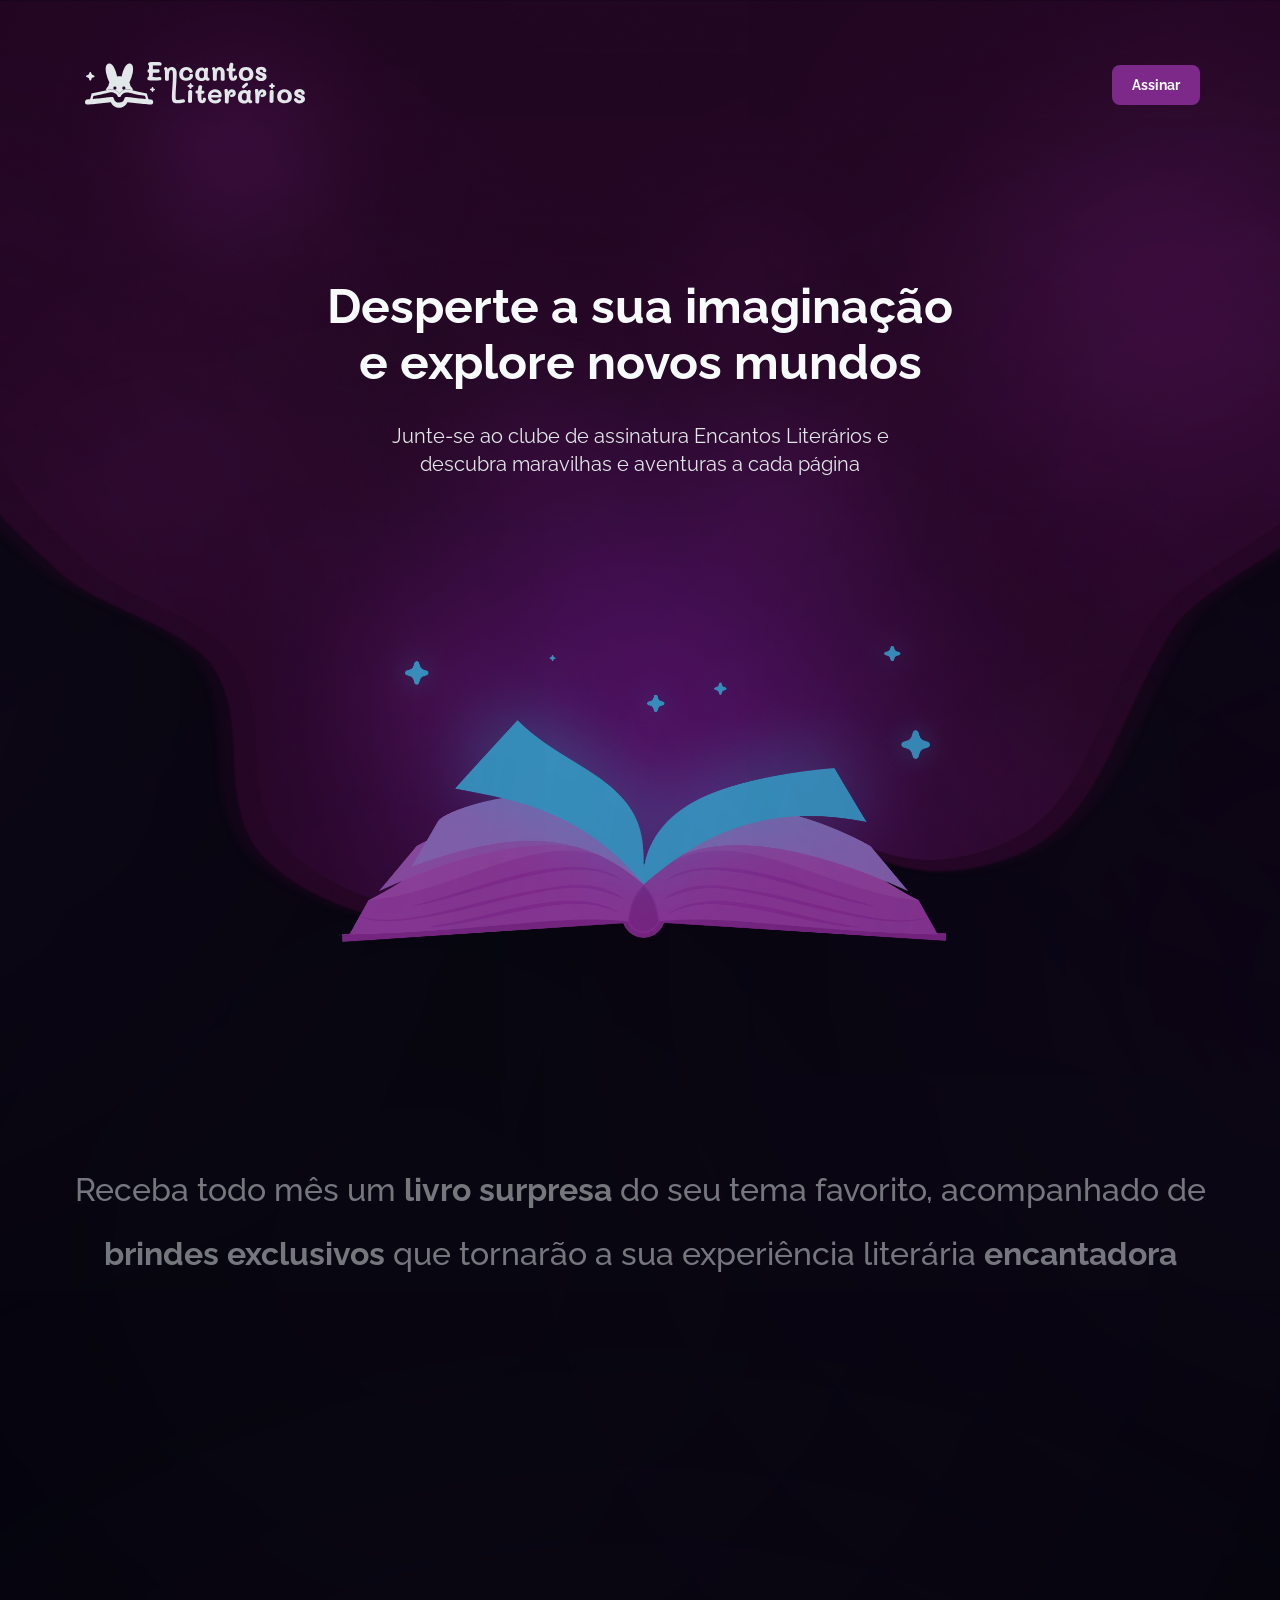
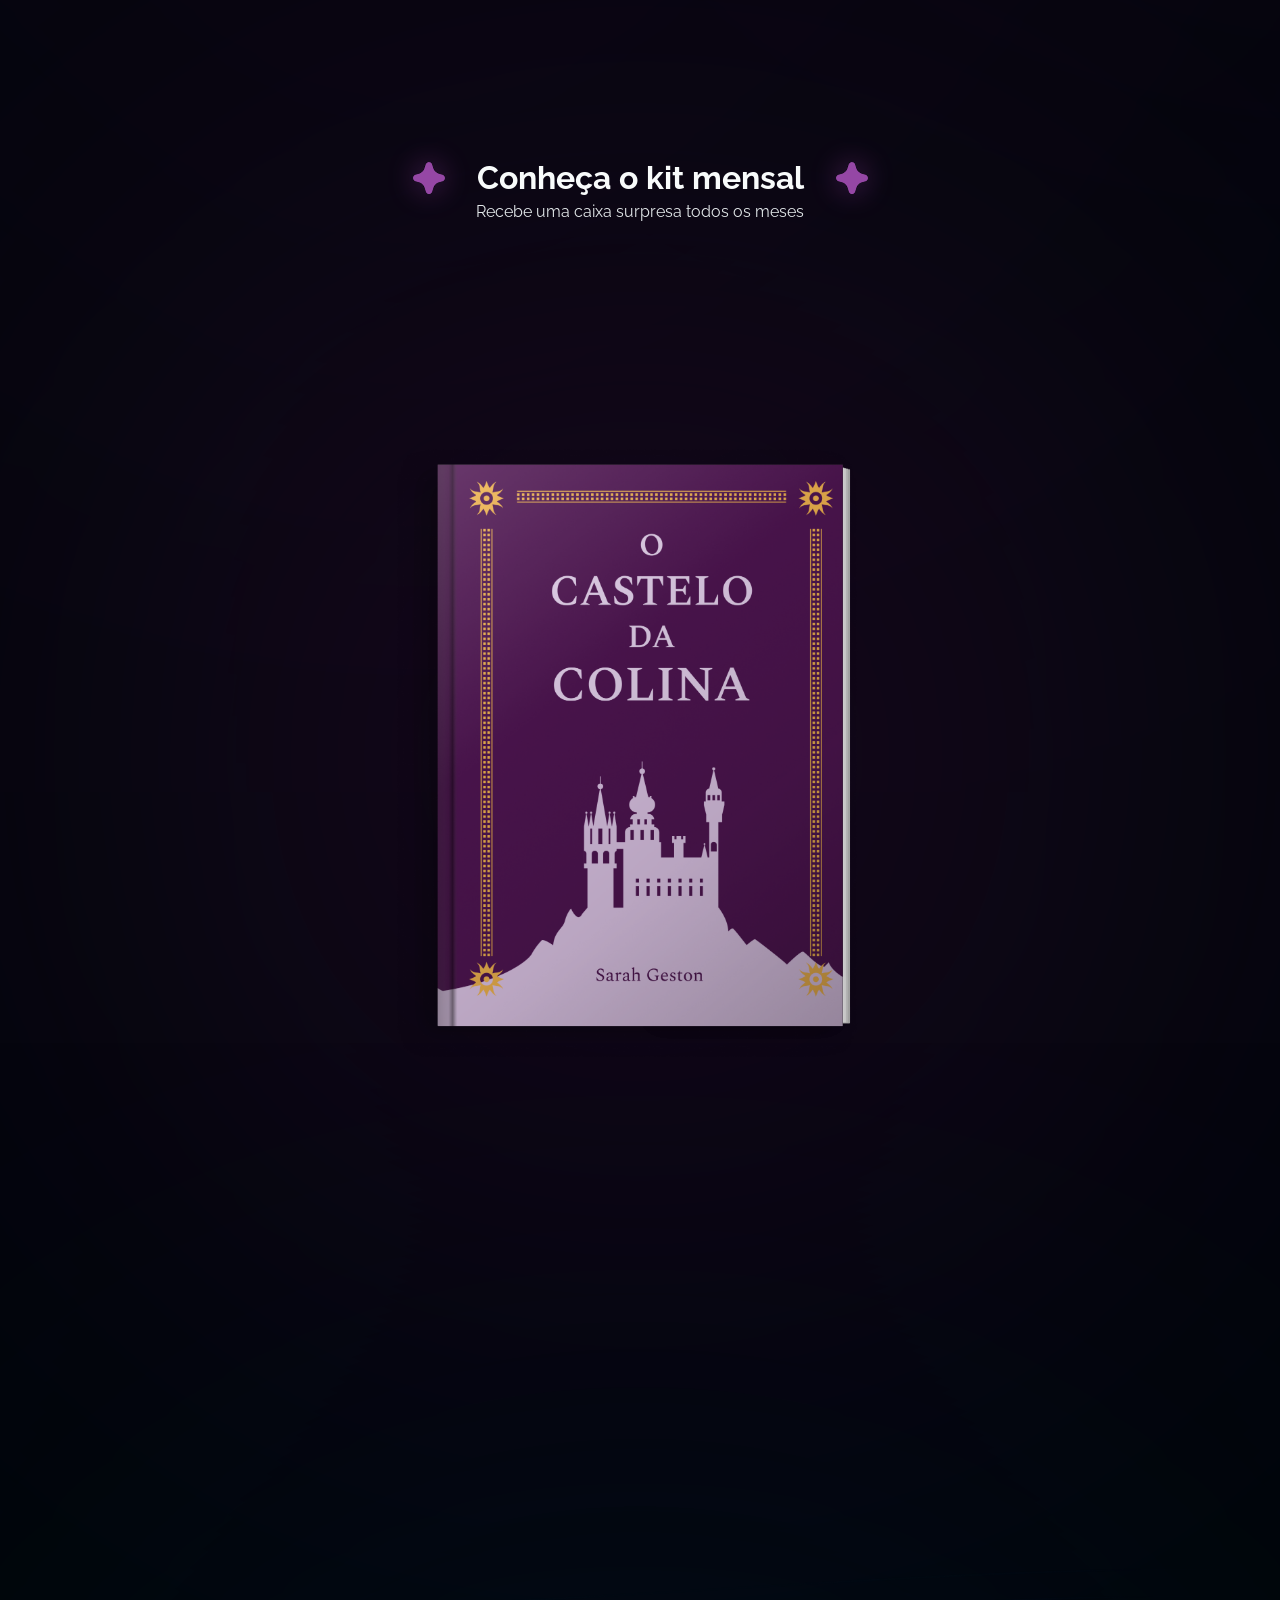
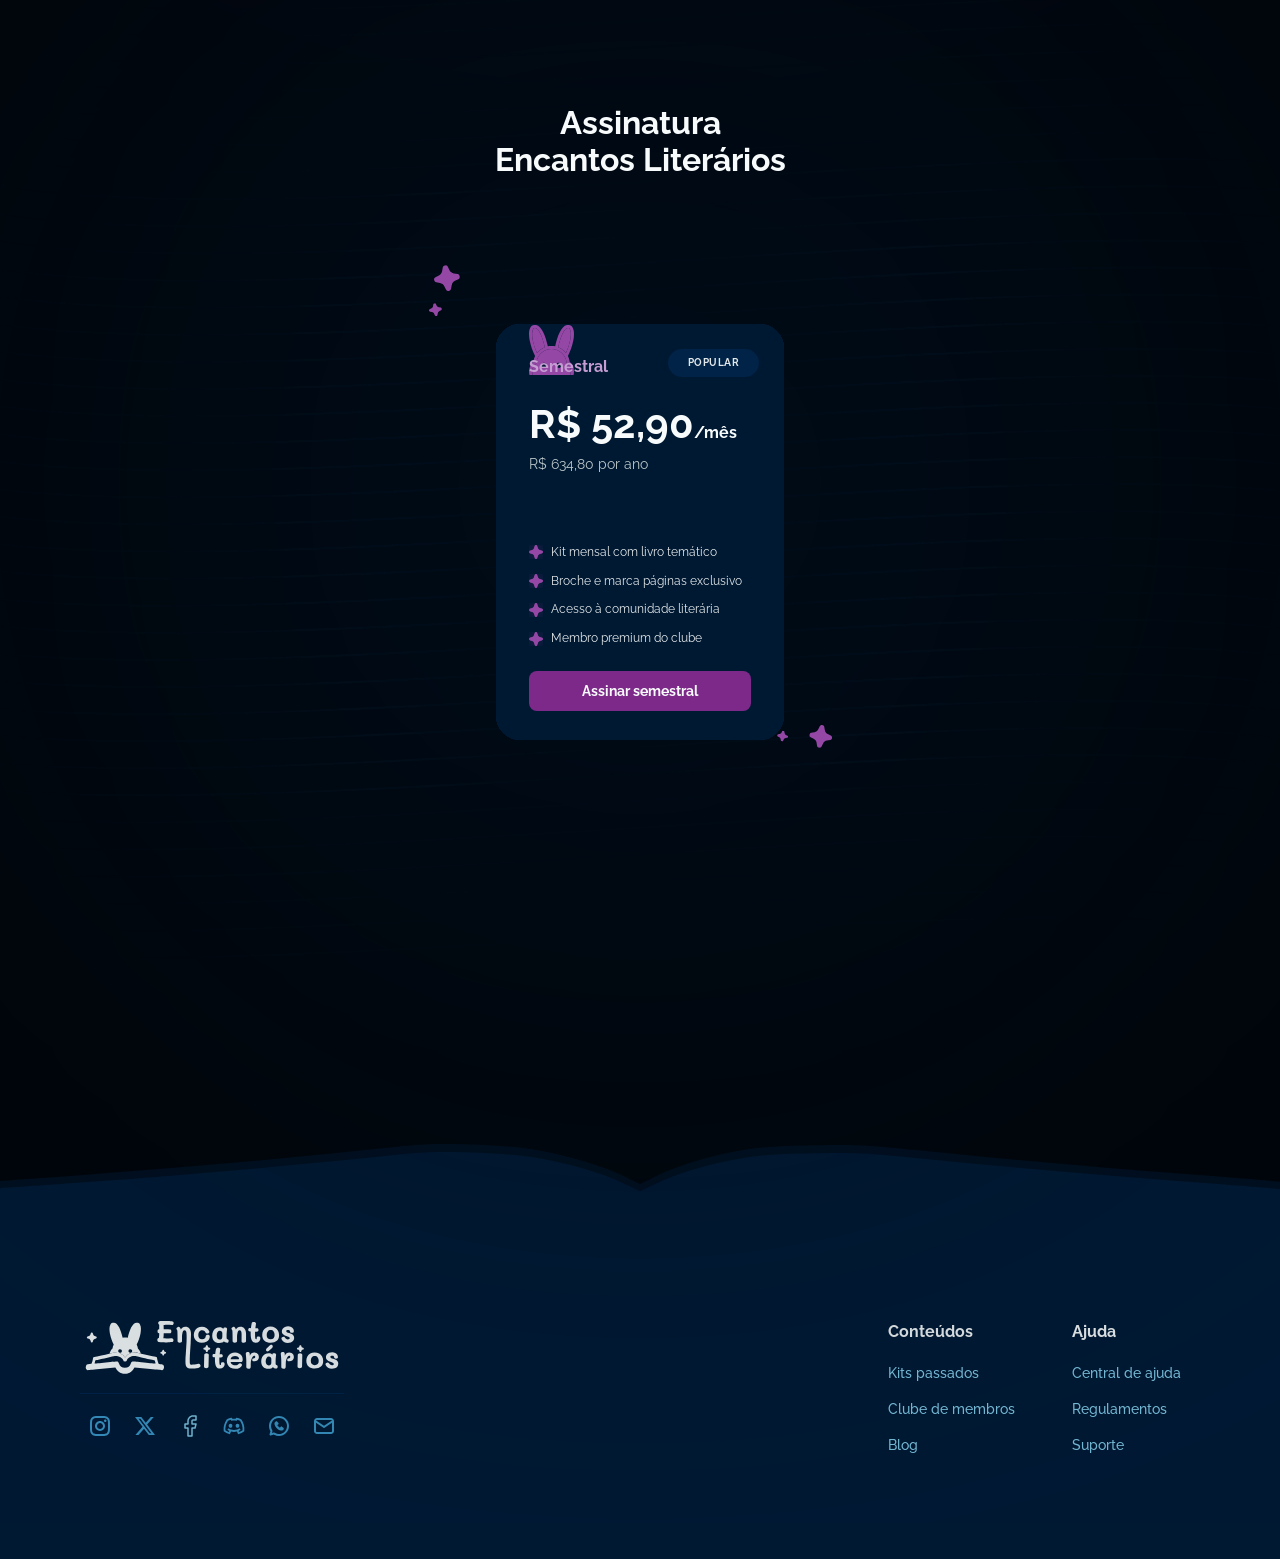
<file: encantos-literarios/index.html>
<!DOCTYPE html>
<html lang="pt-BR">
<head>
    <meta charset="UTF-8">
    <meta name="viewport" content="width=device-width, initial-scale=1.0">
    <title>Encantos Literários</title>
    <meta name="description" content="Clube de assinatura de livros: receba todo mês um livro surpresa com brindes exclusivos.">
    <link rel="icon" href="assets/pricing/bunny.svg" type="image/svg+xml">
    <link rel="preconnect" href="https://fonts.googleapis.com">
    <link rel="preconnect" href="https://fonts.gstatic.com" crossorigin>
    <link href="https://fonts.googleapis.com/css2?family=Raleway:wght@400;500;700&display=swap" rel="stylesheet">
    <link rel="stylesheet" href="./styles/index.css">
    <script src="./scripts/main.js" defer></script>
</head>
<body>
    <div class="intro">
        <div class="hero-background" aria-hidden="true"></div>

        <div class="blurs" aria-hidden="true">
            <img src="assets/hero/blur-1.svg" alt="">
            <img src="assets/hero/blur-2.svg" alt="">
            <img src="assets/hero/blur-4.svg" alt="">
            <img src="assets/hero/blur-3.svg" alt="">
        </div>

        <header class="top">
            <a href="#" class="logo" aria-label="Encantos Literários - início">
                <img src="assets/logo.svg" alt="" width="230" height="58">
            </a>

            <a href="#assinatura" class="button pink">Assinar</a>
        </header>

        <section class="hero">
            <h1>Desperte a sua imaginação e explore novos mundos</h1>
            <p>Junte-se ao clube de assinatura Encantos Literários e descubra maravilhas e aventuras a cada página</p>
        </section>

        <section class="about">
            <p>
                <span class="chunk">
                    Receba todo mês um <strong tabindex="0">livro surpresa</strong> do seu tema favorito, acompanhado de
                </span>
                <span class="chunk">
                    <strong tabindex="0">brindes exclusivos</strong> que tornarão a sua experiência literária
                </span>
                <span class="chunk">
                    <strong tabindex="0">encantadora</strong>
                </span>
            </p>

            <img class="about-icon book" src="assets/hero/spellbook.png" alt="" aria-hidden="true">
            <img class="about-icon planchette" src="assets/icons/ouija-planchette.png" alt="" aria-hidden="true">
            <img class="about-icon crystal" src="assets/icons/crystal-ball.png" alt="" aria-hidden="true">
        </section>
    </div>

    <section class="kit" data-observe>
        <img class="kit-blur" src="assets/kit/blur.svg" alt="" aria-hidden="true">

        <header>
            <h2>
                <img src="assets/icons/sparkle-title.svg" alt="">
                Conheça o kit mensal
                <img src="assets/icons/sparkle-title.svg" alt="">
            </h2>
            <p>Recebe uma caixa surpresa todos os meses</p>
        </header>

        <div class="stage">
            <img class="bookmark purple" src="assets/kit/bookmark-purple.png" alt="Marca páginas roxo com o coelho da Encantos Literários">
            <img class="bookmark yellow" src="assets/kit/bookmark-yellow.png" alt="Marca páginas amarelo com castelo">
            <img class="pin" src="assets/kit/pin.png" alt="Broche com a ilustração do castelo">
            <img class="book" src="assets/kit/book.png" alt="Livro O Castelo da Colina, de Sarah Geston, em capa dura">

            <span class="label book-label">Livro em capa dura</span>
            <img class="arrow book-arrow" src="assets/kit/arrow-book.svg" alt="">
            <span class="label pin-label">Broche exclusivo</span>
            <img class="arrow pin-arrow" src="assets/kit/arrow-pin.svg" alt="">
            <span class="label bookmark-label">Marca páginas temático</span>
            <img class="arrow bookmark-arrow" src="assets/kit/arrow-bookmark.svg" alt="">
        </div>
    </section>

    <section class="pricing" id="assinatura" data-observe>
        <img class="pricing-blur" src="assets/pricing/blur.svg" alt="" aria-hidden="true">

        <h2>Assinatura <br> Encantos Literários</h2>

        <div class="plans">
            <img class="sparkle s1" src="assets/pricing/sparkle-1.svg" alt="">
            <img class="sparkle s2" src="assets/pricing/sparkle-2.svg" alt="">
            <img class="sparkle s3" src="assets/pricing/sparkle-3.svg" alt="">
            <img class="sparkle s4" src="assets/pricing/sparkle-4.svg" alt="">

            <article class="card mensal">
                <header>
                    <h3>Mensal</h3>
                    <p class="price">R$ 59,90<span>/mês</span></p>
                    <p class="total">R$ 718,80 por ano</p>
                </header>
                <div class="details">
                    <ul>
                        <li>Kit mensal com livro temático</li>
                        <li>Broche e marca páginas exclusivo</li>
                        <li>Acesso à comunidade literária</li>
                    </ul>
                    <a href="#" class="button blue">Assinar mensal</a>
                </div>
            </article>

            <article class="card anual">
                <header>
                    <h3>Anual</h3>
                    <p class="price">R$ 48,90<span>/mês</span></p>
                    <p class="total">R$ 586,80 por ano</p>
                </header>
                <div class="details">
                    <ul>
                        <li>Kit mensal com livro temático</li>
                        <li>Broche e marca páginas exclusivo</li>
                        <li>Acesso à comunidade literária</li>
                        <li>Membro premium do clube</li>
                        <li>Planner anual de leituras</li>
                    </ul>
                    <a href="#" class="button blue">Assinar anual</a>
                </div>
            </article>

            <article class="card semestral">
                <img class="bunny" src="assets/pricing/bunny.svg" alt="">
                <span class="tag">Popular</span>
                <header>
                    <h3>Semestral</h3>
                    <p class="price">R$ 52,90<span>/mês</span></p>
                    <p class="total">R$ 634,80 por ano</p>
                </header>
                <div class="details">
                    <ul>
                        <li>Kit mensal com livro temático</li>
                        <li>Broche e marca páginas exclusivo</li>
                        <li>Acesso à comunidade literária</li>
                        <li>Membro premium do clube</li>
                    </ul>
                    <a href="#" class="button pink">Assinar semestral</a>
                </div>
            </article>
        </div>
    </section>

    <footer>
        <div class="brand">
            <img src="assets/footer/logo-footer.svg" alt="Encantos Literários" width="264" height="67">

            <div class="social-links">
                <a href="#" title="Instagram"><img src="assets/icons/instagram.svg" alt="Instagram"></a>
                <a href="#" title="X (Twitter)"><img src="assets/icons/twitter.svg" alt="X (Twitter)"></a>
                <a href="#" title="Facebook"><img src="assets/icons/facebook.svg" alt="Facebook"></a>
                <a href="#" title="Discord"><img src="assets/icons/discord.svg" alt="Discord"></a>
                <a href="#" title="WhatsApp"><img src="assets/icons/whatsapp.svg" alt="WhatsApp"></a>
                <a href="#" title="E-mail"><img src="assets/icons/mail.svg" alt="E-mail"></a>
            </div>
        </div>

        <nav class="links">
            <div>
                <h4>Conteúdos</h4>
                <a href="#">Kits passados</a>
                <a href="#">Clube de membros</a>
                <a href="#">Blog</a>
            </div>
            <div>
                <h4>Ajuda</h4>
                <a href="#">Central de ajuda</a>
                <a href="#">Regulamentos</a>
                <a href="#">Suporte</a>
            </div>
        </nav>
    </footer>
</body>
</html>
</file>
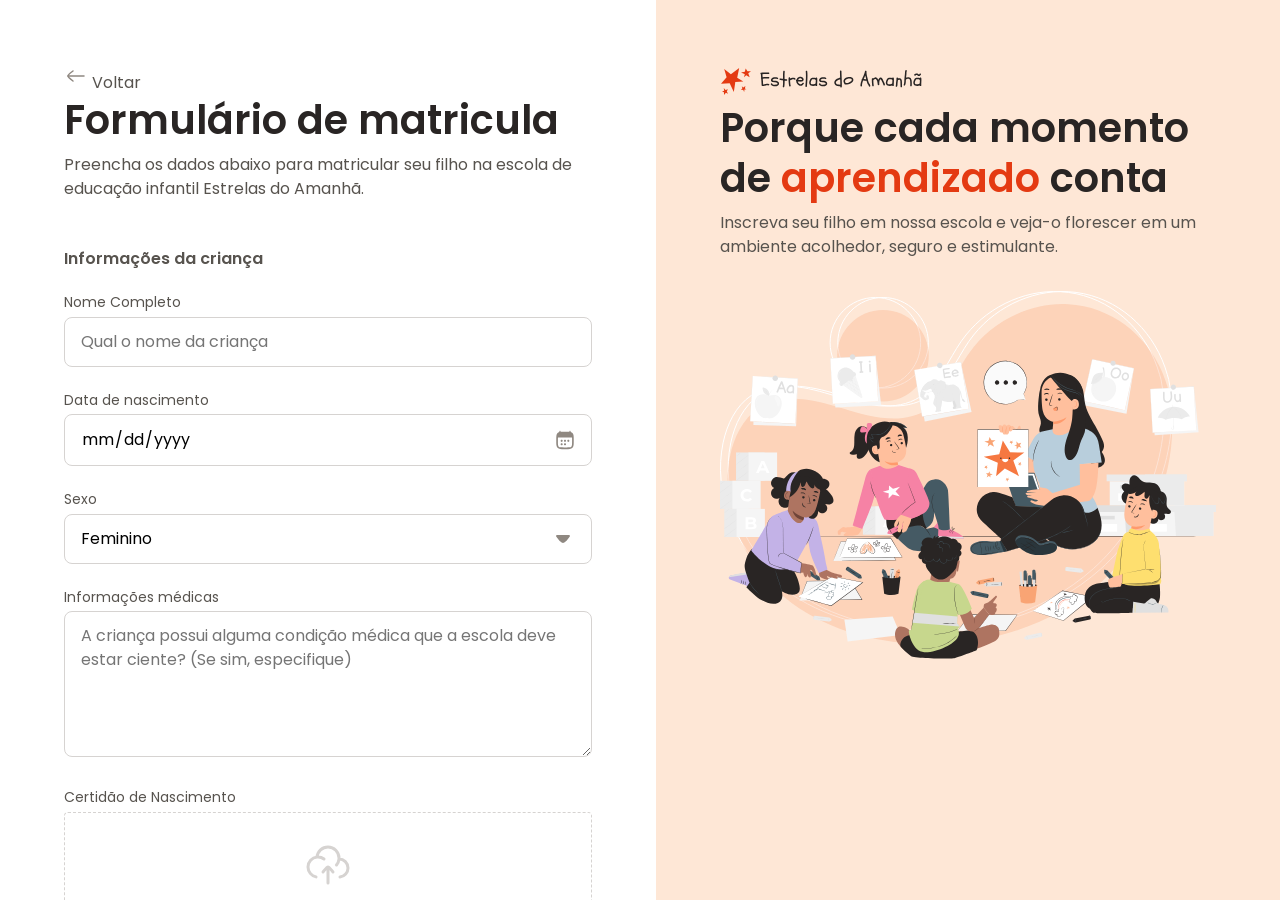
<file: formularioDeMatriculas/index.html>
<!DOCTYPE html>
<html lang="pt-BR">
<head>
    <meta charset="UTF-8">
    <meta name="viewport" content="width=device-width, initial-scale=1.0">
    <title>Estrelas do Amanhã</title>
    <link rel="stylesheet" href="styles/index.css">
    <link rel="preconnect" href="https://fonts.googleapis.com">
<link rel="preconnect" href="https://fonts.gstatic.com" crossorigin>
<link href="https://fonts.googleapis.com/css2?family=Poppins:ital,wght@0,
100;0,200;0,300;0,400;0,500;0,600;0,700;0,800;0,900;1,100;1,200;1,300;1,400;1,500;1,
600;1,700;1,800;1,900&display=swap" rel="stylesheet">
</head>
<body>
    
</body>

    <div id="app">
        <main>
            <div class="main-container">
                <div class="back">
                    <img src="./assets/icons/arrow-left-02.svg" alt="">
                    <span>Voltar</span>
                    <h1>Formulário de matricula</h1>
                    <p>
                        Preencha os dados abaixo para matricular seu filho na escola de educação infantil Estrelas do Amanhã.
                    </p>

                    <form  method="post" enctype="multipart/form-data">
                        <fieldset class="child-info">
                            <legend>Informações da criança</legend>
                            
                            <div class="input-wrapper">
                                <label for="fullname">Nome Completo</label>
                                <input 
                                id="fullname"
                                type="text" 
                                placeholder="Qual o nome da criança">
                            </div>

                            <div class="input-wrapper">
                            <label for="birth"> Data de nascimento</label>
                            <input type="date" id="birth" lang="pt-BR">
                            </div>


                            <div class="select-wrapper">
                                <label for="gender">Sexo</label>
                                <select name="gender" id="gender">
                                    <option value="female">Feminino</option>
                                    <option value="male">Masculino</option>
                                    <option value="na">Prefiro não responder</option>
                                </select>
                            </div>
                            
                            <div class="textarea-wrapper">
                                <label for="medical-info">Informações médicas</label>
                                <textarea name="medical-info"
                                 id="medical-info" 
                                 cols="30" 
                                 rows="5"
                                 placeholder="A criança possui alguma condição médica que a escola deve estar ciente? (Se sim, especifique)"
                                 ></textarea>
                            </div>

                            <div class="droparea-wrapper">

                                <label for="birth-file"> Certidão de Nascimento</label>

                                <div class="dropzone">
                                    <input type="file" name="birth-file" id="birth-file">
                                    <svg width="48" height="48" viewBox="0 0 48 48" fill="none" xmlns="http://www.w3.org/2000/svg">
                                        <path d="M34.9552 18.0221C34.97 18.022 34.985 18.022 35 18.022C39.9706 18.022 44 22.0588 44 27.0386C44 31.6796 40.5 35.5016 36 36M34.9552 18.0221C34.9848 17.6921 35 17.3579 35 17.0202C35 10.9339 30.0752 6 24 6C18.2465 6 13.5247 10.4253 13.0408 16.0638M34.9552 18.0221C34.7506 20.2952 33.8572 22.3692 32.4856 24.033M13.0408 16.0638C7.96796 16.5475 4 20.8278 4 26.0366C4 30.8834 7.43552 34.9264 12 35.8546M13.0408 16.0638C13.3565 16.0337 13.6765 16.0183 14 16.0183C16.2516 16.0183 18.3295 16.7639 20.001 18.022" stroke="#D6D3D1" stroke-width="3" stroke-linecap="round" stroke-linejoin="round"/>
                                        <path d="M24 26V42M24 26C22.5996 26 19.9831 29.9886 19 31M24 26C25.4004 26 28.017 29.9886 29 31" stroke="#D6D3D1" stroke-width="3" stroke-linecap="round" stroke-linejoin="round"/>
                                        </svg>
                                        
                                    <p>Clique aqui para selecionar o arquivo.</p>
                                </div>
                              
                            </div>

                        </fieldset>

                        <fieldset class="address">
                            <legend>Endereço residencial</legend>
                            <div class="input-wrapper">
                                <label for="cep">CEP</label>
                                <input type="text" id="cep" name="cep">
                            </div>

                            <div class="flex">
                                <div class="input-wrapper flex-2">
                                    <label for="street">Rua</label>
                                    <input type="text" id="street" name="street" 
                                    value="Rua das flores" disabled>
                                </div>

                                <div class="input-wrapper flex-1">
                                    <label for="number">Número</label>
                                    <input type="number" id="number" name="number" 
                                    value="Rua das flores" disabled>
                                </div>
                            </div>

                            <div class="flex">
                                <div class="input-wrapper flex-2">
                                    <label for="city">Cidade</label>
                                    <input type="text" id="city" name="city" 
                                    value="São Paulo" disabled>
                                </div>
                                
                                <div class="input-wrapper flex-1">
                                    <label for="state">Estado</label>
                                    <input type="text" id="state" name="state" 
                                    disabled>
                                </div>
                            </div>
                        </fieldset>

                        <fieldset class="gardian">
                            <legend>Informações do responsável</legend>

                            <div class="input-wrapper">
                                <label for="gardian">Nome do responsável</label>
                                <input type="text" id="gardian" name="gardian">
                                <small>Principal responsável legal e contato de emergência</small>
                            </div>

                            <div class="input-wrapper">
                                <label for="phone">Telefone</label>
                                <input type="text" id="phone" name="phone"
                                placeholder="(10) 9 8765-4321">
                            </div>

                            <div class="input-wrapper">
                                <label for="mail">E-mail</label>
                                <input type="email" name="mail" id="mail" required>
                                
                                <div class="error">
                                    <img src="assets/icons/alert-circle.svg" alt="ícone de alerta vermelho">
                                    <span>Insira um e-mail válido</span>
                                </div>

                            </div>
                        </fieldset>

                        <fieldset class="enroll-options">
                            <legend>Opções de matrícula</legend>
                            <div class="input-wrapper">
                                <label> Selecione o turno de estudo</label>

                                <div class="radio-wrapper">
                                    <div class="radio-inner">
                                        <div class="radio-image"></div>
                                            <input type="radio" name="study-shift" id="morning" value="morning">
                                            <img src="./assets/icons/sun-cloud-02.svg" alt="Sol da manhã">
                                            <label for="morning">Manhã</label>                             
                                    </div>

                                    <div class="radio-inner">
                                        <div class="radio-image"></div>
                                            <input type="radio" name="study-shift" id="evening" value="evening">
                                            <img src="./assets/icons/sun-02.svg" alt="Ícone de sol">
                                            <label for="evening">Tarde</label>
                                    </div>

                                </div>
                            </div>

                            <div class="input-wrapper">
                                <label>Em qual esporte você gostaria de inscrever seu filho?</label>

                                <div class="radio-wrapper">
                                    <div class="radio-inner">
                                        <div class="radio-image"></div>
                                        <input type="radio" name="sport" id="football">
                                        <img src="./assets/icons/football.svg" alt="Icone de futebol">
                                        <label for="football">Futebol</label>
                                    </div>

                                    <div class="radio-inner">
                                        <div class="radio-image"></div>
                                        <input type="radio" name="sport" id="basketball">
                                        <img src="./assets/icons/basketball-02.svg" alt="Icone de basqueteball">
                                        <label for="basketball">Basquete</label>
                                    </div>

                                    <div class="radio-inner">
                                        <div class="radio-image"></div>
                                        <input type="radio" name="sport" id="swimming">
                                        <img src="./assets/icons/swimming.svg" alt="Icone de natação">
                                        <label for="swimming">Natação</label>
                                    </div>

                                    <div class="radio-inner">
                                        <div class="radio-image"></div>
                                        <input type="radio" name="sport" id="yoga">
                                        <img src="./assets/icons/yoga-02.svg" alt="Icone de Yoga">
                                        <label for="yoga">Yoga</label>
                                    </div>

                                    <div class="radio-inner">
                                        <div class="radio-image"></div>
                                        <input type="radio" name="sport" id="volleyball">
                                        <img src="./assets/icons/volleyball.svg" alt="Icone de volleyball">
                                        <label for="volleyball">Volley</label>
                                    </div>

                                    <div class="radio-inner">
                                        <div class="radio-image"></div>
                                        <input type="radio" name="sport" id="boxing">
                                        <img src="./assets/icons/boxing-glove-01.svg" alt="Icone de Boxe">
                                        <label for="boxing">Boxe</label>
                                    </div>
                                </div>
                            </div>
                        </fieldset>

                    <div class="terms-wrapper input-wrapper checkbox-wrapper">
                        <div class="checkbox-image"></div>
                        <input type="checkbox" name="terms" id="terms">
                        <label for="terms">
                            Declaro que li e concordo com os <strong> Termos e Condições </strong>e com a
                             <strong>Política de Privacidade</strong> da escola Estrela do Amanhã. 
                        </label>
                    </div>

                    <div class="actions-wrapper">
                        <button class="btn-secondary" type="button">
                            Salvar respostas
                        </button>
                        <button class="btn-primary" type="submit">
                            Fazer matrícula
                        </button>
                    </div>

                    </form>
                </div>
            </div>
        </main>

        <aside>
            <div class="aside-container">
                <header>
                    <img src="./assets/logo.svg" alt="logo">
                    <h2>Porque cada momento de
                        <span>aprendizado</span>
                        conta
                     </h2>
                   
                    <p>Inscreva seu filho em nossa escola e veja-o florescer em um ambiente acolhedor, seguro e estimulante.</p>
                </header>
                
                <img src="./assets/Illustration.svg" alt="ilustração de uma professora com crianças prestando atenção">
            </div>
        </aside>
    </div>
</html>
</file>
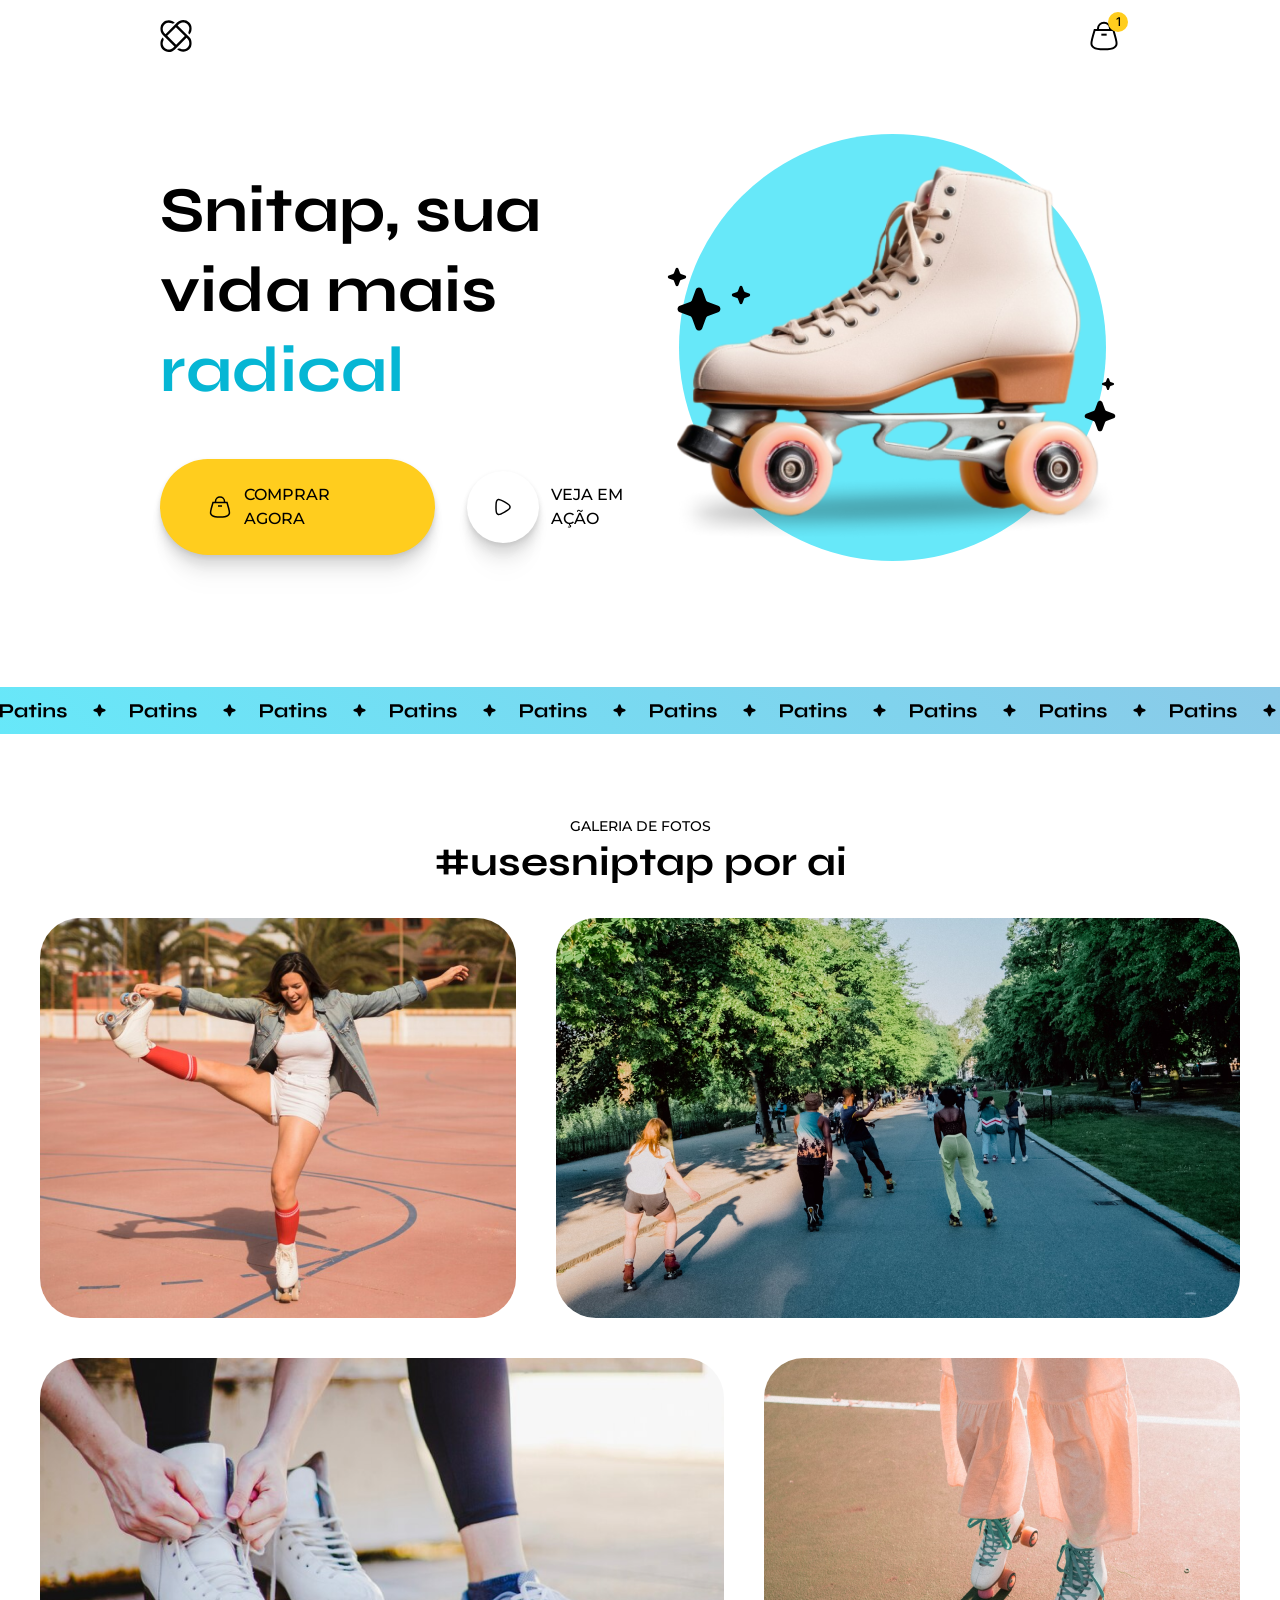
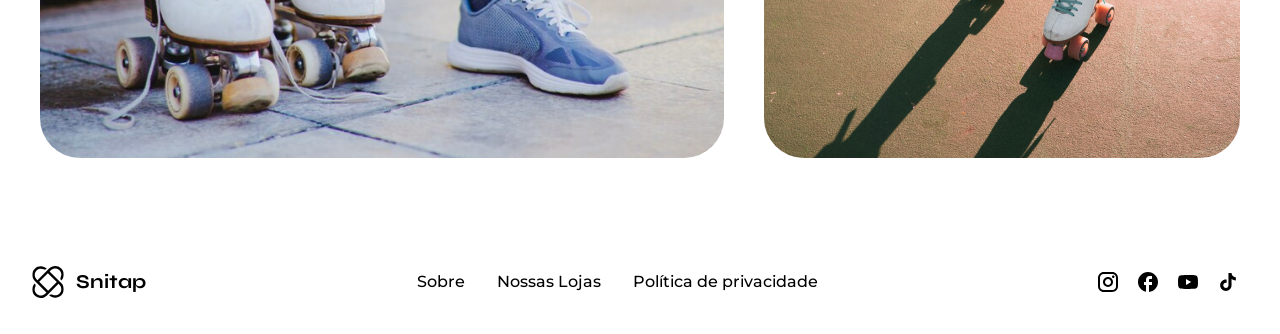
<file: patins-animation/index.html>
<!DOCTYPE html>
<html lang="pt-BR">
<head>
    <link rel="preconnect" href="https://fonts.googleapis.com">
    <link rel="preconnect" href="https://fonts.gstatic.com" crossorigin>
    <meta charset="UTF-8">
    <meta name="viewport" content="width=device-width, initial-scale=1.0">
    <title>Snitap Patins</title>
    <link rel="stylesheet" href="./styles/index.css">
    <link href="https://fonts.googleapis.com/css2?family=Inter:ital,opsz,wght@0,14..32,500;1,14..32,500&family=Montserrat:ital,wght@0,500;1,500&family=Syne:wght@700&display=swap" rel="stylesheet">
</head>
<body>
    <header class="top">
        <a href="#">
            <img src="./assets/logo.svg" alt="">
        </a>

        <a href="#">
            <img src="./assets/icons/shopping-bag.svg" alt="">
            <span>1</span>
        </a>
    </header>

    <section class="hero">
        <div>
            <h1>
                Snitap, sua vida mais
                <div>
                    <span> radical </span>
                    <span> divertida </span>
                    <span> saudável </span>
                    <span> radical </span>
                </div>
            
            </h1>
            <div class="buttons">
                <a href="#" class="button buy shadow">
                    <img src="assets/icons/shopping-bag.svg" alt="">
                    COMPRAR AGORA
                </a>

                <a href="" class="button play">
                    <span class="shadow">
                        <img src="assets/icons/play.svg" alt="">
                    </span>
                    VEJA EM AÇÃO
                </a>
            </div>
        </div>

        <div>
            <div class="content">
                <img src="assets/hero/ellipse.svg" alt="">
                <img src="assets/hero/stars-1.svg" alt="">
                <img src="assets/hero/stars-2.svg" alt="">
                <img src="assets/hero/patins-image.png" alt="">
            </div>
        </div>
    </section>

    <section class="banner">
        <div class="scroller bg-gradient-animate">
            <div class="rolling">
                <img src="assets/banner.svg" alt="">
                <img src="assets/banner.svg" alt="">
                <img src="assets/banner.svg" alt="">
                <img src="assets/banner.svg" alt="">
                <img src="assets/banner.svg" alt="">
                <img src="assets/banner.svg" alt="">
                <img src="assets/banner.svg" alt="">
                <img src="assets/banner.svg" alt="">
                <img src="assets/banner.svg" alt="">
                <img src="assets/banner.svg" alt="">
                <img src="assets/banner.svg" alt="">
                <img src="assets/banner.svg" alt="">
                <img src="assets/banner.svg" alt="">
                <img src="assets/banner.svg" alt="">
                <img src="assets/banner.svg" alt="">
                <img src="assets/banner.svg" alt="">
            </div>
        </div>
    </section>

    <section class="gallery">
        <header>
            <span>GALERIA DE FOTOS</span>
            <h2>#usesniptap por ai</h2>
        </header>

        <div class="content">
            <figure>
                <img src="assets/images/01.png" alt="">
                <figcaption>
                    <img src="assets/images/person.png" alt="">
                    <span>@laviniapereira</span>
                </figcaption>
            </figure>
            <figure>
                <img src="assets/images/02.png" alt="">
                <figcaption>
                    <img src="assets/images/person.png" alt="">
                    <span>@laviniapereira</span>
                </figcaption>
            </figure>
            <figure>
                <img src="assets/images/03.png" alt="">
                <figcaption>
                    <img src="assets/images/person.png" alt="">
                    <span>@laviniapereira</span>
                </figcaption>
            </figure>
            <figure>
                <img src="assets/images/04.png" alt="">
                <figcaption>
                    <img src="assets/images/person.png" alt="">
                    <span>@laviniapereira</span>
                </figcaption>
            </figure>
        </div>
    </section>

    <footer>
        <div class="logo">
            <img src="assets/logo.svg" alt="">
            Snitap
        </div>

        <nav>
           <a href="#">Sobre</a>
           <a href="#">Nossas Lojas</a>
           <a href="#">Política de privacidade</a>
        </nav>

        <div class="social-links">
            <a href="#" title="Instagram">
                <img src="assets/icons/instagram.svg" alt="">
            </a>
            <a href="#" title="Facebook">
                <img src="assets/icons/facebook.svg" alt="">
            </a>
            <a href="#" title="Youtube">
                <img src="assets/icons/youtube.svg" alt="">
            </a>
            <a href="#" title="Tiktok">
                <img src="assets/icons/tiktok.svg" alt="">
            </a>
        </div>
    </footer>
</body>
</html>
</file>
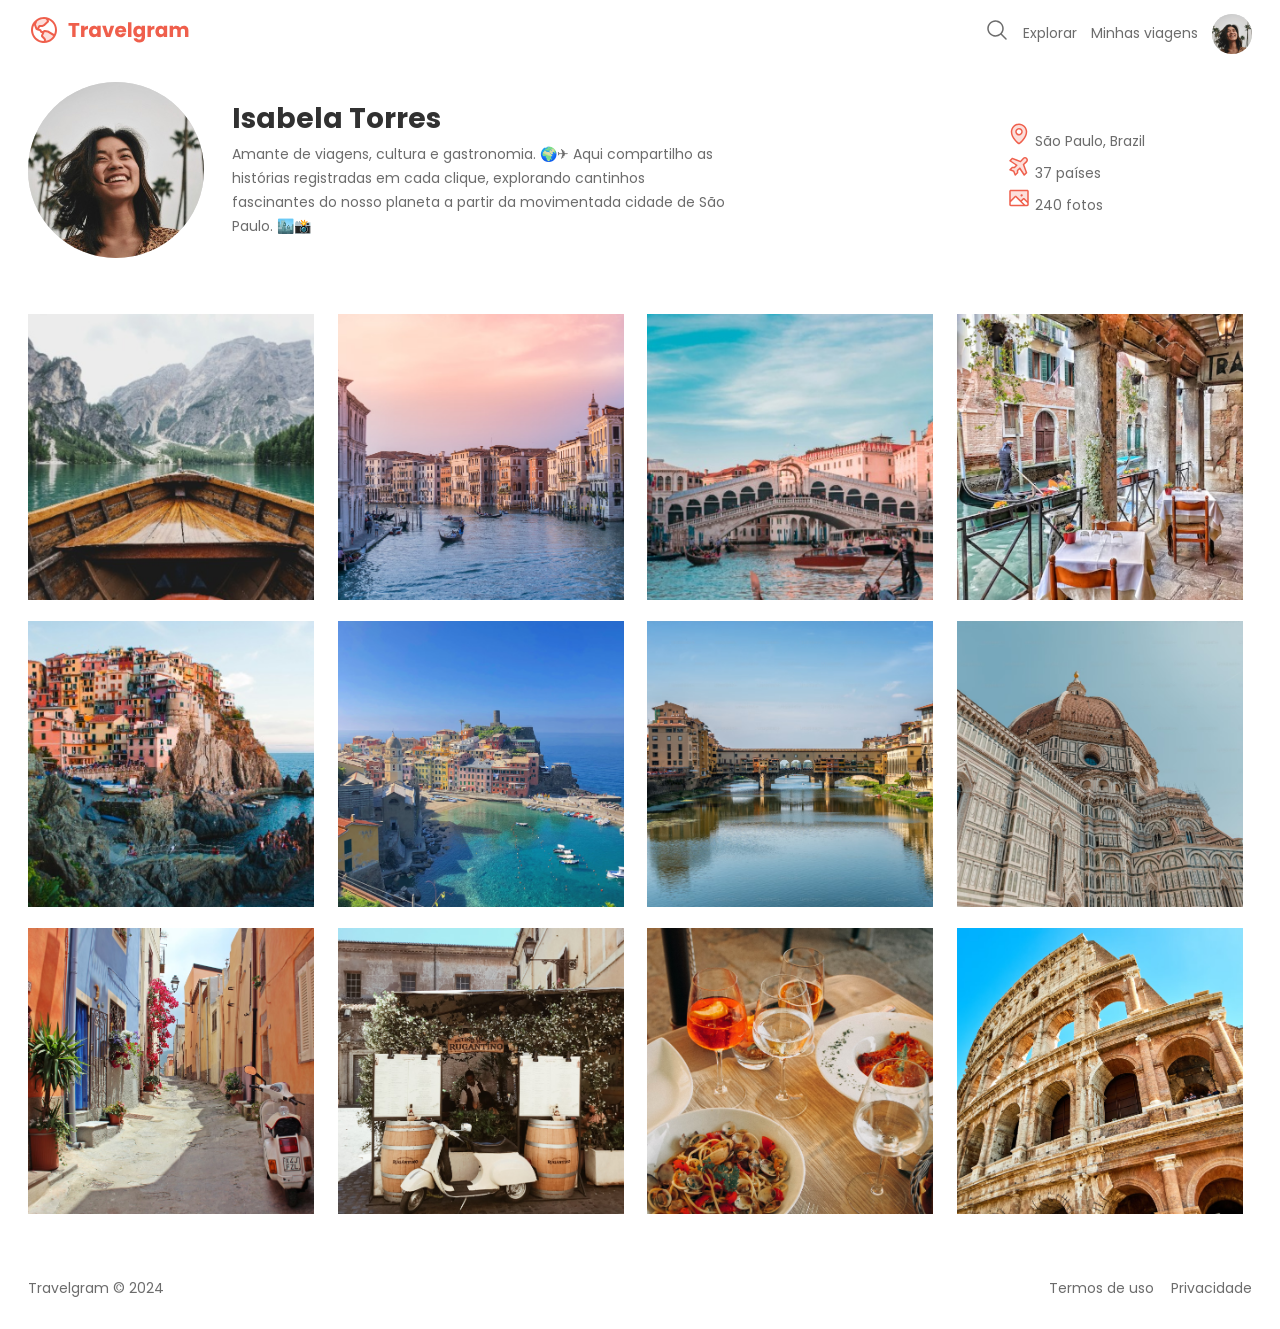
<file: Perfil de viagens/index.html>
<!DOCTYPE html>
<html lang="pt-BR">
<head>
    <link rel="preconnect" href="https://fonts.googleapis.com">
    <link rel="preconnect" href="https://fonts.gstatic.com" crossorigin>
    <meta charset="UTF-8">
    <meta name="viewport" content="width=device-width, initial-scale=1.0">
    <title>Travelgram</title>
<link href="https://fonts.googleapis.com/css2?family=Poppins:ital,wght@0,100;0,200;0,300;0,400;0,500;0,600;0,700;0,800;0,900;1,100;1,200;1,300;1,400;1,500;1,600;1,700;1,800;1,900&display=swap" rel="stylesheet">
<link rel="stylesheet" href="./styles/index.css">
</head>
<body>
    <header class="container">
        <a href="#">
            <img src="./assets/Logo.svg" alt="logotipo travelgram">
        </a>
        <div class="navigation">
         <a href=""><img src="./assets/MagnifyingGlass.svg" alt="lupa"></a>
            <ul role="list" class="desktop-only flex gap-1">
                <li><a href="">Explorar</a></li>
                <li><a href="">Minhas viagens</a></li>
            </ul>
            <img src="./assets/profile.svg" alt="japinha">
        </div>
    </header>

    <div id="about">
        
            <img src="./assets/profile.svg" alt="japinha sorrindo">
            <div class="profile">
                <h1>Isabela Torres</h1>
                <p>Amante de viagens, cultura e gastronomia. 🌍✈️  
                    Aqui compartilho as histórias registradas em 
                    cada clique, explorando cantinhos fascinantes 
                    do nosso planeta a partir da movimentada cidade 
                    de São Paulo. 🏙️📸</p>
            </div>
           
       
        <div class="info">
            <ul role="list">
                <li>
                    <img src="./assets/MapPin.svg" alt="Pin mapa">
                    São Paulo, Brazil
                </li>
                <li>
                    <img src="./assets/AirplaneTilt.svg" alt="Pin mapa">
                    37 países
                </li>
                <li>
                    <img src="./assets/Image.svg" alt="Pin mapa">
                    240 fotos
                </li>
            </ul>
           
            
        </div>
    </div>

    <div id="feed" class="container">
        <img src="./assets/Image 01.png" alt="">
        <img src="./assets/Image 02.png" alt="">
        <img src="./assets/Image 03.png" alt="">
        <img src="./assets/Image 04.png" alt="">
        <img src="./assets/Image 05.png" alt="">
        <img src="./assets/Image 06.png" alt="">
        <img src="./assets/Image 07.png" alt="">
        <img src="./assets/Image 08.png" alt="">
        <img src="./assets/Image 09.png" alt="">
        <img src="./assets/Image 10.png" alt="">
        <img src="./assets/Image 11.png" alt="">
        <img src="./assets/Image 12.png" alt="">
    </div>

    <footer class="container">
        <div>
            <span>Travelgram © 2024</span>
        </div>
        <div>
           <ul role="list">
            <li><a href="#">Termos de uso</a></li>
            <li><a href="#">Privacidade</a></li>
           </ul>
        </div>
    </footer>
</body>
</html>
</file>
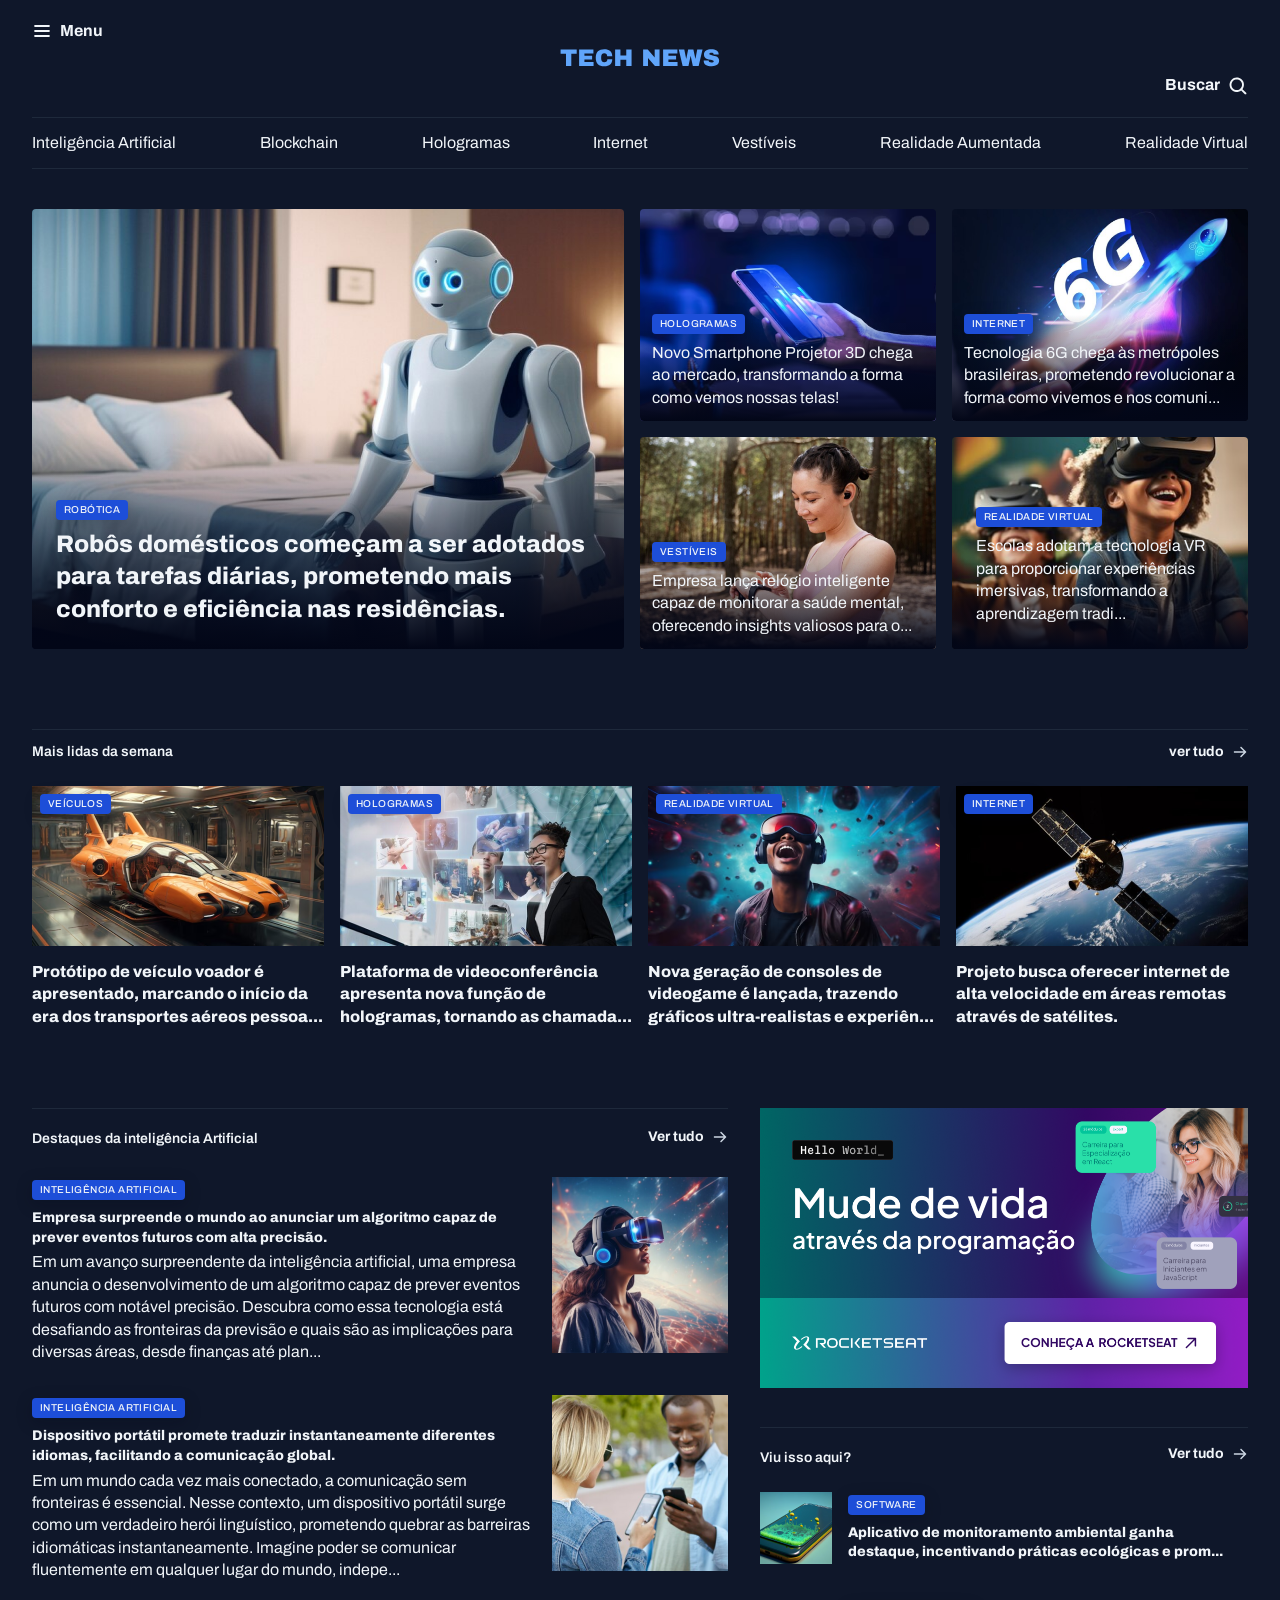
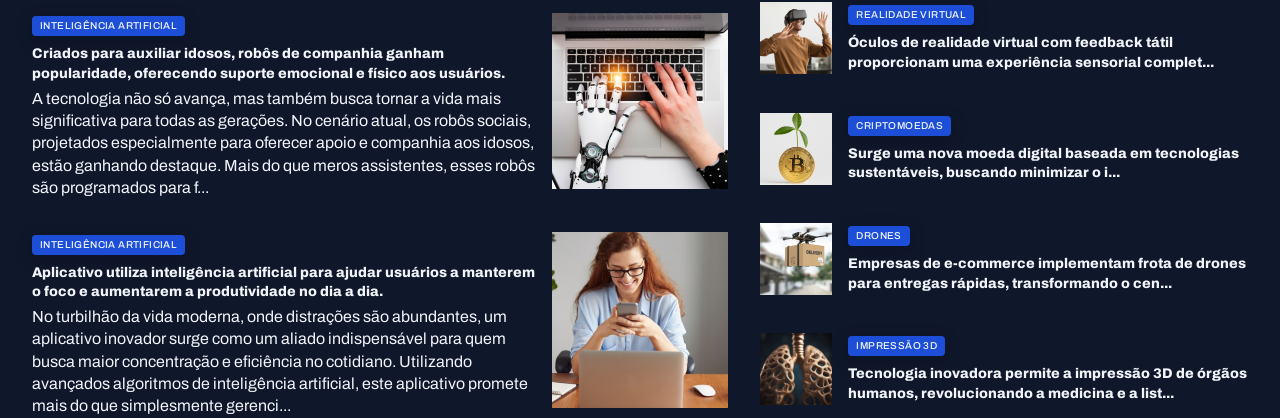
<file: portal-Noticias/index.html>
<!DOCTYPE html>
<html lang="pt-BR">
<head>
    <meta charset="UTF-8">
    <meta name="viewport" content="width=device-width, initial-scale=1.0">
    <title>Portal de notícias</title>
    <link rel="stylesheet" href="styles/index.css">
    <link rel="preconnect" href="https://fonts.googleapis.com">
<link rel="preconnect" href="https://fonts.gstatic.com" crossorigin>
<link href="https://fonts.googleapis.com/css2?family=Archivo:ital,wght@0,100..900;1,100..900&display=swap" rel="stylesheet">
</head>
<body>
   <header class="container">
    <nav id="primary" class="grid">
        <div>
            <img src="assets/icons/List.svg" alt="ícone de menu">
            <strong>Menu</strong>
        </div>

        <div>
            <img src="assets/Logo.svg" alt="Technews logo">
        </div>

        <div>
            <strong>Buscar</strong>
            <img src="assets/icons/MagnifyingGlass.svg" alt="ícone de lupa para pesquisa">
        </div>
    </nav>
    <nav id="secondary" class="grid grid-flow-col">
        <a href="#">Inteligência Artificial</a>
        <a href="#">Blockchain</a>
        <a href="#">Hologramas</a>
        <a href="#">Internet</a>
        <a href="#">Vestíveis</a>
        <a href="#">Realidade Aumentada</a>
        <a href="#">Realidade  Virtual</a>
    </nav>
   </header>

   <main class="grid container">
    <section id="featured" class="grid grid-flow-col gap-16">
        <figure class="card">
         <img src="./assets/images/Image 01.png" alt="robozinho">
         <figcaption>
            <span class="content-tag">Robótica</span>
            <h2 class="text-2xl">
                Robôs domésticos começam a ser adotados para tarefas diárias,
                 prometendo mais conforto e eficiência nas residências.
            </h2>
         </figcaption>
        </figure>
    
        <div class="grid grid-cols-2 gap-16">
         <figure class="card">
            <img src="./assets/images/Image 02.png" alt="Novo Smartphone Projetor 3D chega ao mercado, 
            transformando a forma como vemos nossas telas!">
            <figcaption>
                <span class="content-tag">Hologramas</span>
                <h2 class="text-lg">
                    Novo Smartphone Projetor 3D chega ao mercado, 
                    transformando a forma como vemos nossas telas!
                </h2>
             </figcaption>
         </figure>
         <figure class="card">
            <img src="./assets/images/Image 03.png" alt=" Tecnologia 6G chega às metrópoles brasileiras, 
            prometendo revolucionar a forma como vivemos e nos comunicamos.">
            <figcaption>
                <span class="content-tag">Internet</span>
                <h2 class="text-lg">
                    Tecnologia 6G chega às metrópoles brasileiras, 
                    prometendo revolucionar a forma como vivemos e nos comuni...
                </h2>
             </figcaption>
         </figure>
        <figure class="card">
            <img src="./assets/images/Image 04.png" alt="Empresa lança relógio inteligente capaz de monitorar a saúde mental, 
            oferecendo insights valiosos para o bem-estar pessoal.">
            <figcaption>
                <span class="content-tag">Vestíveis</span>
                <h2 class="text-lg">
                    Empresa lança relógio inteligente capaz de monitorar a saúde mental, 
                    oferecendo insights valiosos para o...
                </h2>
             </figcaption>
        </figure>
        <figure class="card">
            <img src="./assets/images/Image 05.png" alt="Escolas adotam a tecnologia VR para proporcionar experiências imersivas, 
            transformando a aprendizagem tradicional.">
            <figcaption>
                <span class="content-tag">Realidade virtual</span>
                <h2 class="text-lf">
                    Escolas adotam a tecnologia VR para proporcionar experiências imersivas, 
                    transformando a aprendizagem tradi...
                </h2>
             </figcaption>
        </figure>
    </div>
    </section>

    <section id="weekly">
        <header class="grid grid-flow-col">
            <h3>  Mais lidas da semana</h3>
            <a href="#" class="grid grid-flow-col">
                <strong>ver tudo</strong>
                <span></span>
            </a>
        </header>

        <div class="grid gap-16">
            <figure>
                <span class="content-tag">veículos</span>
                <img src="./assets/images/Image 06.png" alt="Protótipo de veículo voador é apresentado,
                marcando o início da era dos transportes aéreos pessoais.">
                <p>Protótipo de veículo voador é apresentado,
                marcando o início da era dos transportes aéreos pessoa...
                </p>
            </figure>

            <figure>
                <span class="content-tag">Hologramas</span>
                <img src="./assets/images/Image 07.png" alt="Protótipo de veículo voador é apresentado,
                marcando o início da era dos transportes aéreos pessoais.">
                <p>Plataforma de videoconferência apresenta nova função de hologramas,
                 tornando as chamada...
                </p>
            </figure>
            <figure>
                <span class="content-tag">Realidade Virtual</span>
                <img src="./assets/images/Image 08.png" alt="Protótipo de veículo voador é apresentado,
                marcando o início da era dos transportes aéreos pessoais.">
                <p>Nova geração de consoles de videogame é lançada, 
                    trazendo gráficos ultra-realistas e experiên...
                </p>
            </figure>
            <figure>
                <span class="content-tag">Internet</span>
                <img src="./assets/images/Image 09.png" alt="Protótipo de veículo voador é apresentado,
                marcando o início da era dos transportes aéreos pessoais.">
                <p>Projeto busca oferecer internet de alta velocidade em áreas
                     remotas através de satélites.
                </p>
            </figure>
        </div>
    </section>

    <section id="ai">
        <header class="grid grid-flow-col">
            <h3>Destaques da inteligência Artificial</h3>
            <a href="#" class="grid grid-flow-col">
                <strong>Ver tudo</strong>
                <span></span>
            </a>
        </header>

        <div class="grid gap-32">
            <article class="grid grid-flow-col gap-16">
                <div>
                    <span class="content-tag">Inteligência Artificial</span>
                    <h3 class="text-xl">Empresa surpreende o mundo ao anunciar
                         um algoritmo capaz de prever eventos futuros com alta precisão.</h3>
                         <p>
                            Em um avanço surpreendente da inteligência artificial, 
                            uma empresa anuncia o desenvolvimento de um algoritmo capaz 
                            de prever eventos futuros com notável precisão. Descubra como essa 
                            tecnologia está desafiando as fronteiras da previsão e quais são as 
                            implicações para diversas áreas, desde finanças até plan...
                         </p>
                </div>
                <div>
                    <img src="./assets/images/Image 10.png" alt="">
                </div>
            </article>
            <article class="grid grid-flow-col gap-16">
                <div>
                    <span class="content-tag">Inteligência Artificial</span>
                    <h3 class="text-xl">Dispositivo portátil promete traduzir instantaneamente 
                        diferentes idiomas, facilitando a comunicação global.</h3>
                         <p>
                            Em um mundo cada vez mais conectado, a comunicação sem fronteiras é essencial. Nesse contexto,
                             um dispositivo portátil surge como um verdadeiro herói linguístico, prometendo quebrar as barreiras 
                             idiomáticas instantaneamente. Imagine poder se comunicar fluentemente em qualquer lugar do mundo, indepe...
                         </p>
                </div>
                <div>
                    <img src="./assets/images/Image 11.png" alt="">
                </div>
            </article>
            <article class="grid grid-flow-col gap-16">
                <div>
                    <span class="content-tag">Inteligência Artificial</span>
                    <h3 class="text-xl">Criados para auxiliar idosos, robôs de companhia 
                        ganham popularidade, oferecendo suporte emocional e físico aos usuários.</h3>
                         <p>
                            A tecnologia não só avança, mas também busca tornar a vida mais significativa para todas as gerações.
                             No cenário atual, os robôs sociais, projetados especialmente para oferecer apoio e companhia aos idosos, 
                             estão ganhando destaque. Mais do que meros assistentes, esses robôs são programados para f...
                         </p>
                </div>
                <div>
                    <img src="./assets/images/Image 12.png" alt="">
                </div>
            </article>
            <article class="grid grid-flow-col gap-16">
                <div>
                    <span class="content-tag">Inteligência Artificial</span>
                    <h3 class="text-xl">Aplicativo utiliza inteligência artificial para ajudar 
                        usuários a manterem o foco e aumentarem a produtividade no dia a dia.
                    </h3>
                         <p>
                            No turbilhão da vida moderna, onde distrações são abundantes, um aplicativo inovador surge como um aliado 
                            indispensável para quem busca maior concentração e eficiência no cotidiano. Utilizando avançados algoritmos
                             de inteligência artificial, este aplicativo promete mais do que simplesmente gerenci...

                         </p>
                </div>
                <div>
                    <img src="./assets/images/Image 13.png" alt="">
                </div>
            </article>
        </div>
    </section>
    
    <aside>
        <div id="ads">
            <img src="./assets/Ads.png" alt="">
        
        </div>
    
    

        <section id="more">
            <header class="grid grid-flow-col">
                <h3>Viu isso aqui?</h3>
                <a href="#" class="grid grid-flow-col">
                    <strong>Ver tudo</strong>
                    <span></span>
                </a>
            </header>
            <div class="grid gap-32">
                <article class="grid grid-flow-col gap-16">
                    <div>
                        <img src="./assets/images/Image 14.png" alt="">
                    </div>
                    <div>
                        <span class="content-tag">Software</span>
                        <h3 class="text-xl">Aplicativo de monitoramento ambiental ganha destaque,
                             incentivando práticas ecológicas e prom...
                        </h3>                             
                    </div> 
                </article>
                <article class="grid grid-flow-col gap-16">
                    <div>
                        <img src="./assets/images/Image 15.png" alt="">
                    </div>
                    <div>
                        <span class="content-tag">Realidade Virtual</span>
                        <h3 class="text-xl">Óculos de realidade virtual com feedback tátil 
                            proporcionam uma experiência sensorial complet...
                        </h3>                             
                    </div> 
                </article>
                <article class="grid grid-flow-col gap-16">
                    <div>
                        <img src="./assets/images/Image 16.png" alt="">
                    </div>
                    <div>
                        <span class="content-tag">Criptomoedas</span>
                        <h3 class="text-xl">Surge uma nova moeda digital baseada em tecnologias 
                            sustentáveis, buscando minimizar o i...
                        </h3>                             
                    </div> 
                </article>
                <article class="grid grid-flow-col gap-16">
                    <div>
                        <img src="./assets/images/Image 17.png" alt="">
                    </div>
                    <div>
                        <span class="content-tag">Drones</span>
                        <h3 class="text-xl">Empresas de e-commerce implementam frota de drones para 
                            entregas rápidas, transformando o cen...
                        </h3>                             
                    </div> 
                </article>
                <article class="grid grid-flow-col gap-16">
                    <div>
                        <img src="./assets/images/Image 18.png" alt="">
                    </div>
                    <div>
                        <span class="content-tag">impressão 3D</span>
                        <h3 class="text-xl">Tecnologia inovadora permite a impressão 3D de órgãos humanos,
                             revolucionando a medicina e a list...
                        </h3>                             
                    </div> 
                </article>
            </div>
        </section>
    </aside>
   </main>
</body>
</html>
</file>
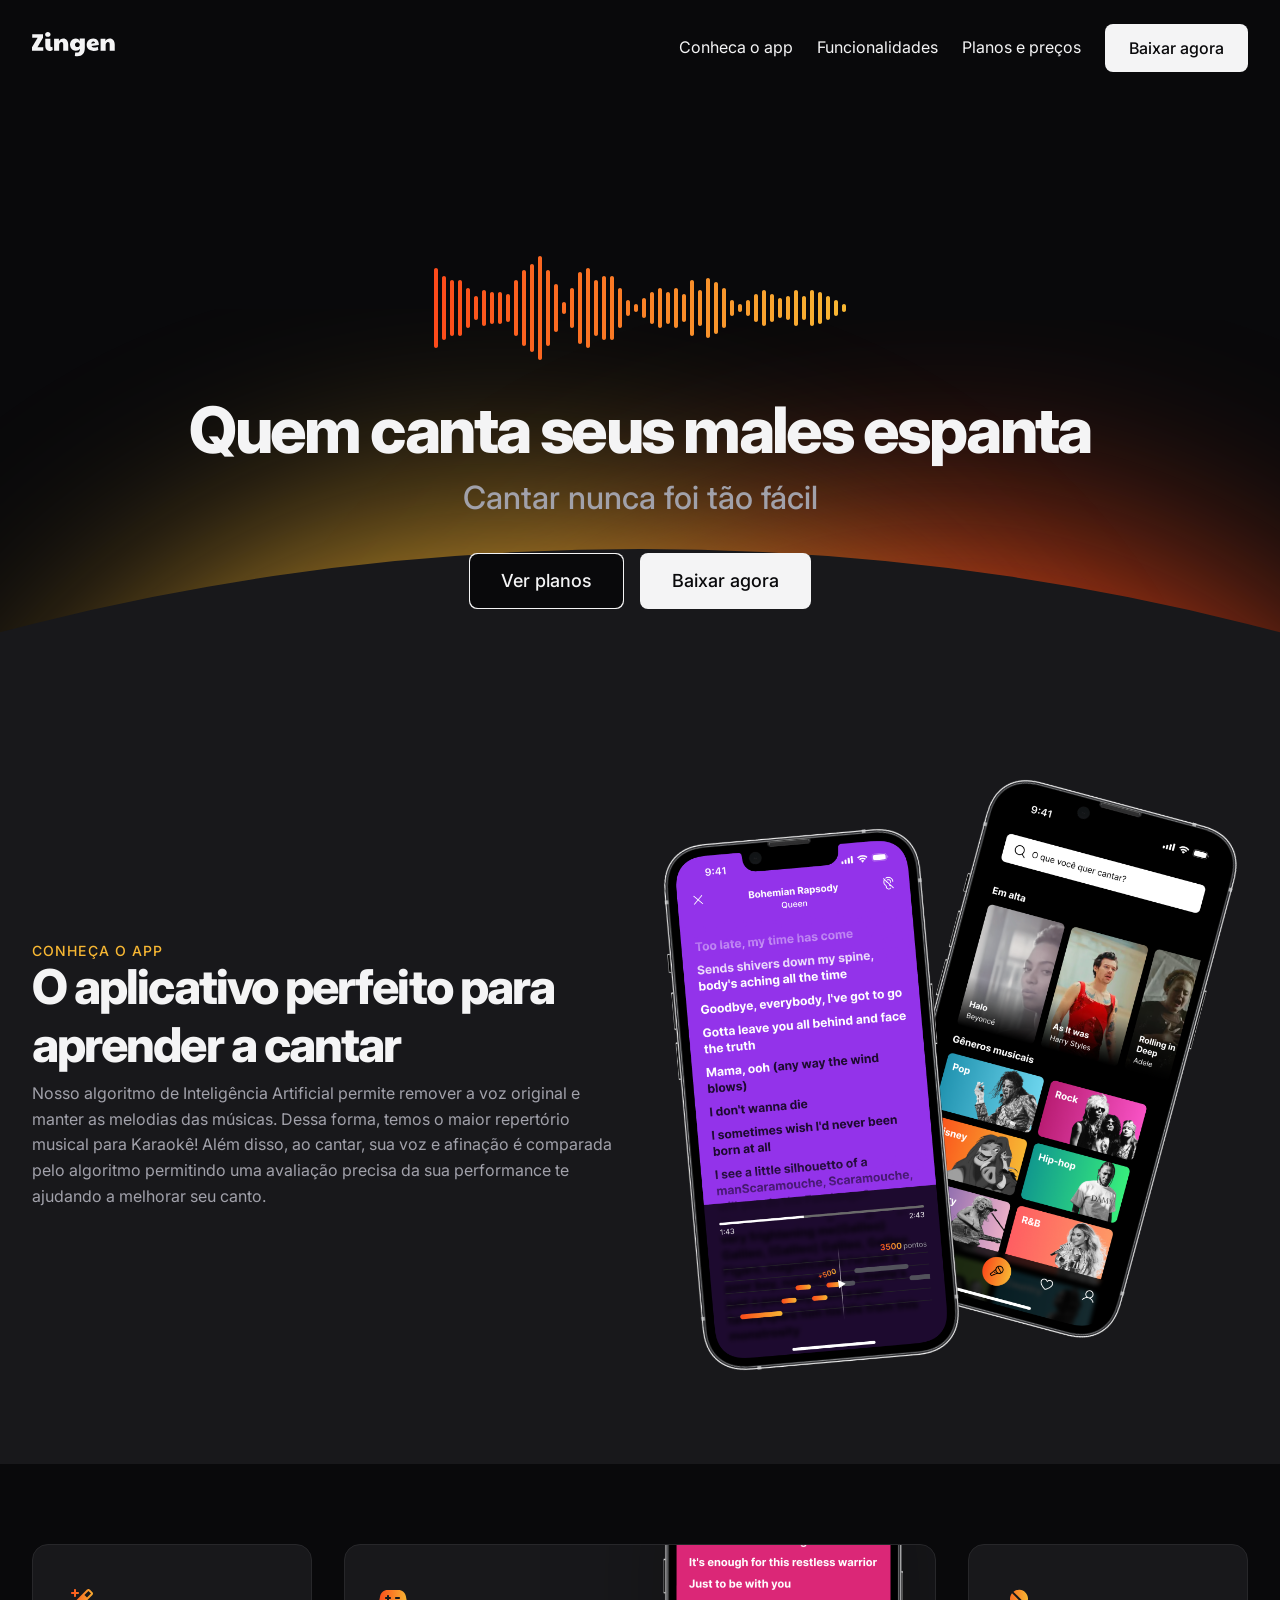
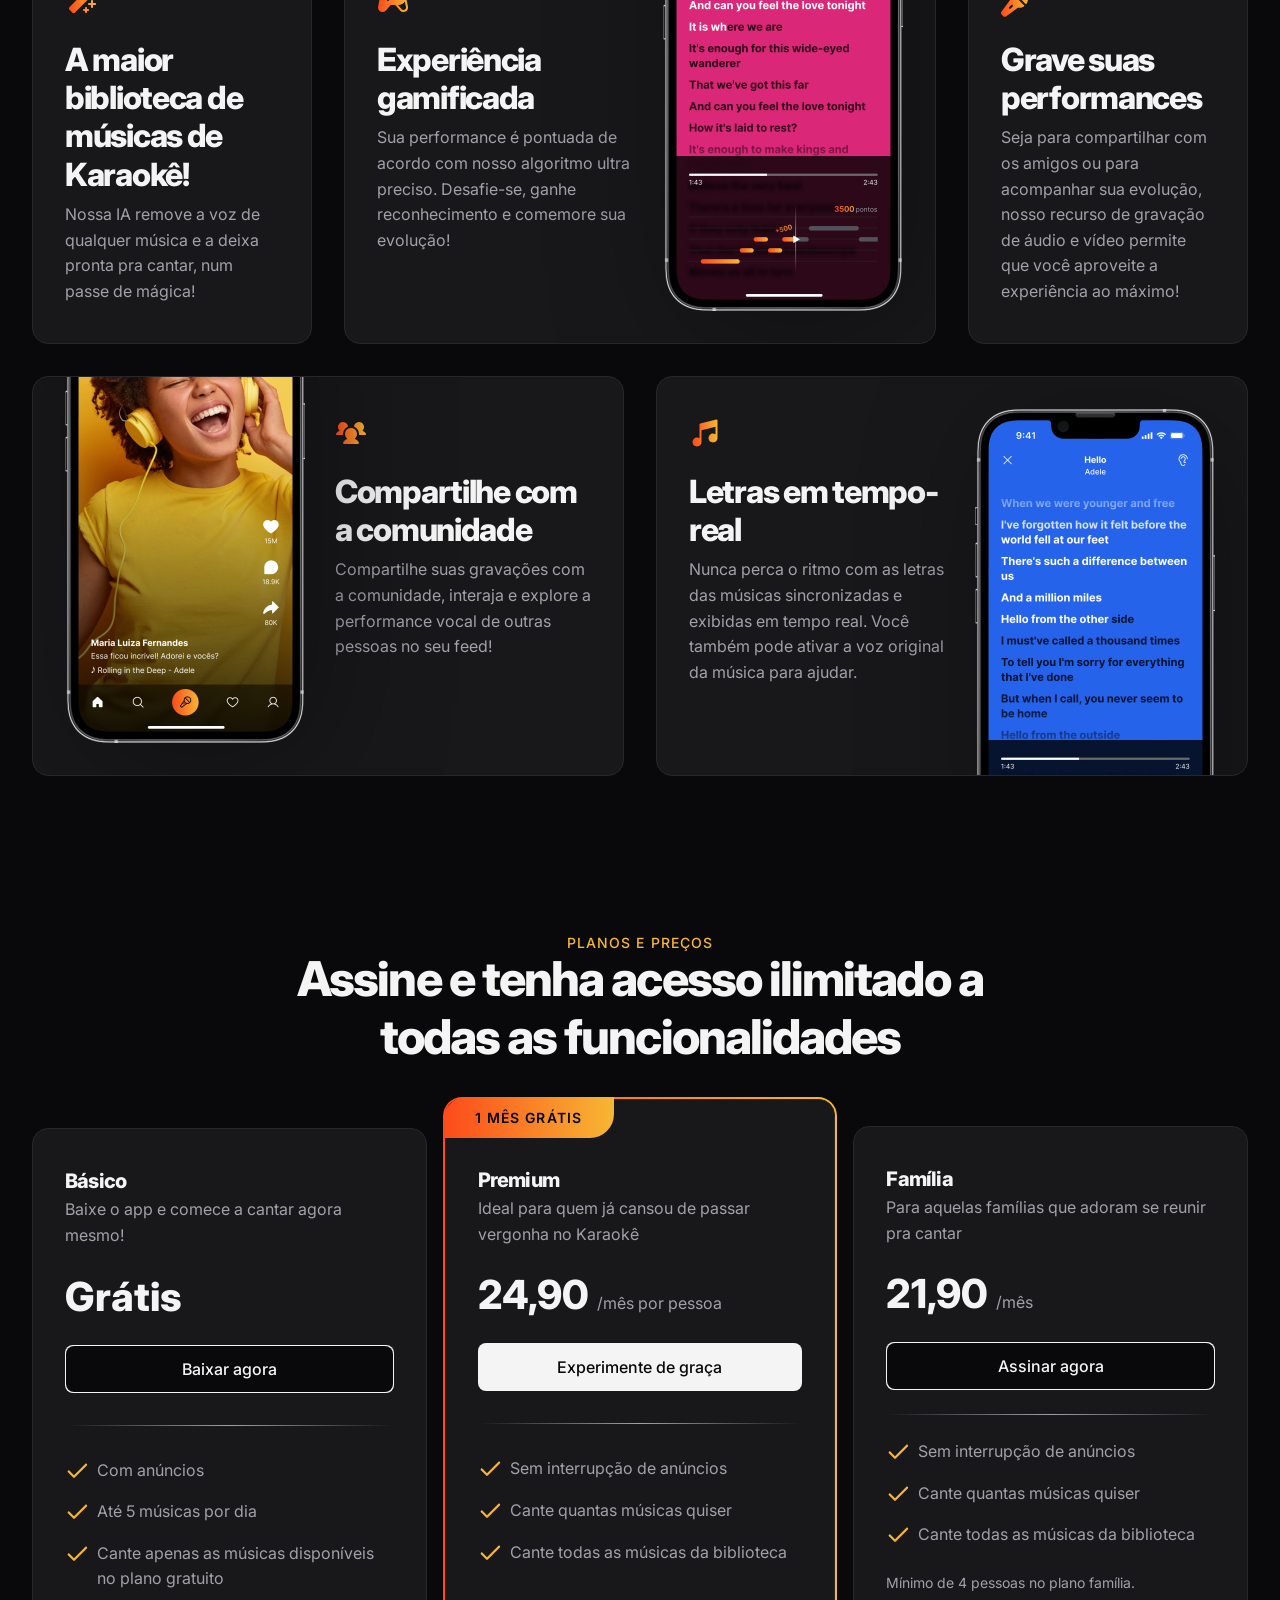
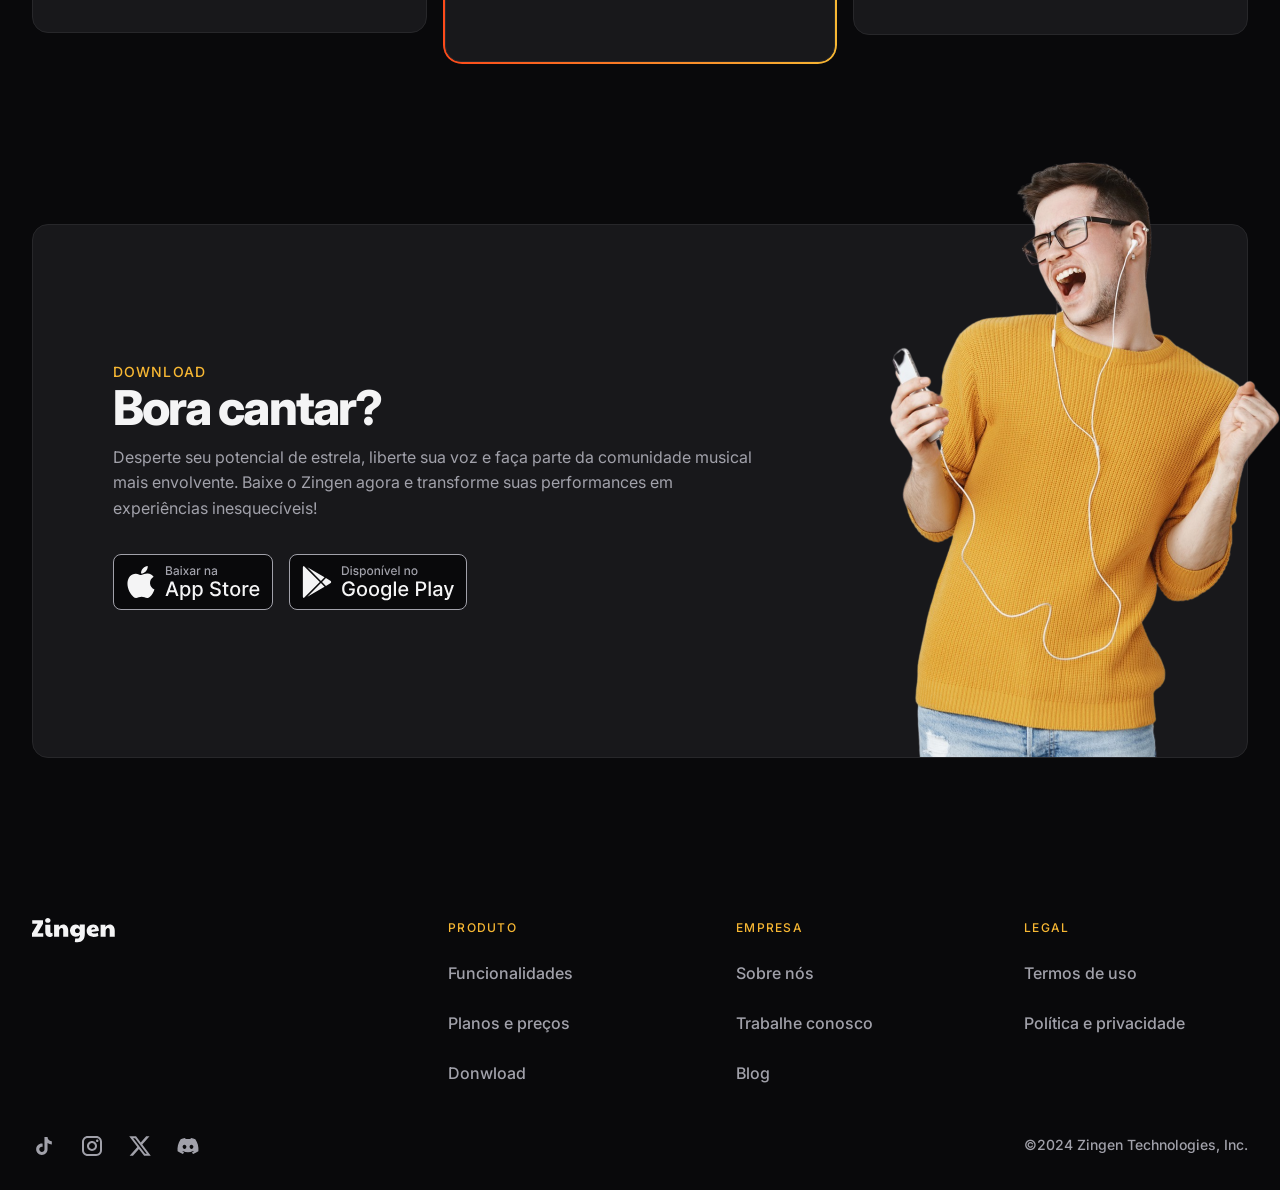
<file: zingen/index.html>
<!DOCTYPE html>
<html lang="pt-br">
<head>
    <link rel="preconnect" href="https://fonts.googleapis.com">
    <link rel="preconnect" href="https://fonts.gstatic.com" crossorigin>
    <meta charset="UTF-8">
    <meta name="viewport" content="width=device-width, initial-scale=1.0">
    <link rel="stylesheet" href="./styles/index.css">
 
    <link href="https://fonts.googleapis.com/css2?family=Inter:ital,opsz,wght@0,14..32,100..900;1,14..32,100..900&display=swap" rel="stylesheet">
    <title>Zingen</title>
</head>
<body>
    <header>
        <div class="container py-base">
            <nav class="flex items-center gap-1.5">
                <a href="#">     
                    <img src="./assets/icons/logo.svg" alt="Imagem do logotipo Zingen">
                </a>
                <a href="#about" class="desktop-only">Conheca o app</a>
                <a href="#features" class="desktop-only">Funcionalidades</a>
                <a href="#pricing" class="desktop-only">Planos e preços</a>

                <a href="#download" class="btn btn-sm">Baixar agora</a>
            </nav>
        </div>
    </header>

    <section id="hero">
        <div class="container py-xl">
            <img src="./assets/music-bars.svg" alt="">
            <h1>Quem canta seus males espanta</h1>
            <p>Cantar nunca foi tão fácil</p>

            <div class="buttons flex items-center gap-1">
                <a href="#pricing" aria-label="Ver planos" class="btn btn-md"></a>
                <a href="#donwload" class="btn btn-md">Baixar agora</a>
            </div>
        </div>
    </section>

    <section id="smartphones-img">
        <div class="container">
            <img src="./assets/smartphones.png" alt="">
        </div>
        
    </section>

    <section id="about">
        <div class="container even-columns py-xl items-center">
            <div>
                <header>
                    <strong>Conheça o app</strong>
                    <h2>O aplicativo perfeito para aprender a cantar</h2>

                </header>
                <p>Nosso algoritmo de Inteligência Artificial permite remover a voz original e 
                    manter as melodias das músicas. Dessa forma, temos o maior repertório musical para Karaokê! 
                    Além disso, ao cantar, sua voz e afinação é comparada pelo algoritmo permitindo uma 
                    avaliação precisa da sua performance te ajudando a melhorar seu canto. </p>
            </div>
            <div>
                <img
                class="desktop-only" 
                src="assets/smartphones.png" alt="">
            </div>
        </div>
    </section>

    <section id="features">
        <div class="cards container py-xl grid gap-1.5">
            <div class="card py-lg px-lg">
                <img src="assets/icons/MagicWand.svg" alt="">
                <h3>A maior biblioteca de músicas de Karaokê!</h3>
                <p>Nossa IA remove a voz de qualquer música e a deixa pronta pra cantar, num passe de mágica!</p>
            </div>

            <div class="card py-lg px-lg">
                <div>
                    <img src="assets/icons/GameController.svg" alt="">
                    <h3> Experiência gamificada</h3>
                    <p>Sua performance é pontuada de acordo com nosso algoritmo ultra preciso. Desafie-se, ganhe reconhecimento e comemore sua evolução!</p>
                </div>
                    <img 
                    class="desktop-only"
                    src="assets/Tela 2.png" alt="">
                </div>

            <div class="card py-lg px-lg">
                <img src="assets/icons/MicrophoneStage.svg" alt="">
                <h3> Grave suas performances</h3>
                <p>Seja para compartilhar com os amigos ou para acompanhar sua evolução, nosso recurso de gravação de áudio e vídeo permite que você aproveite a experiência ao máximo! </p>
            </div>

            <div class="card py-lg px-lg">
                <div>
                    <img src="assets/icons/UsersThree.svg" alt="">
                    <h3> Compartilhe com a comunidade</h3>
                    <p>Compartilhe suas gravações com a comunidade, interaja e explore a performance vocal de outras pessoas no seu feed!</p>
                </div>
                <div>
                    <img 
                    class="desktop-only"
                    src="assets/Tela 1.png" alt="">
                </div>
                </div>

            <div class="card py-lg px-lg">
                <div>
                    <img src="assets/icons/MusicNotes.svg" alt="">
                    <h3> Letras em tempo-real</h3>
                    <p>Nunca perca o ritmo com as letras das músicas sincronizadas e exibidas em tempo real. Você também pode ativar a voz original da música para ajudar.</p>
                </div>
                <div>
                    <img 
                    class="desktop-only"
                    src="assets/Tela 3.png" alt="">
                </div>
                </div>
        </div>
    </section>

    <section id="pricing">
        <div class="container py-xl">
            <header>
                <strong>Planos e preços</strong>
                <h2>Assine e tenha acesso ilimitado a todas as funcionalidades</h2>
            </header>

            <div class="cards even-columns items-center">
                <div class="card py-lg px-lg">
                    <h3>Básico</h3>
                    <p>Baixe o app e comece a cantar agora mesmo!</p>
                    <zin-pricing>Grátis</zin-pricing>
                    <a href="#download" class="btn btn-md" aria-label="Baixar agora"></a>
                    <div class="separator"></div>
                    <ul role="list" class="grid gap-1">
                        <li>Com anúncios</li>
                        <li>Até 5 músicas por dia</li>
                        <li>Cante apenas as músicas disponíveis no plano gratuito</li>
                    </ul>
                </div>

                <div class="premium">
                    <div class="card py-lg px-lg">
                        <span>1 mês grátis</span>
                        <h3>Premium</h3>
                        <p>Ideal para quem já cansou de passar vergonha no Karaokê</p>
                        <zin-pricing>24,90 <small>/mês por pessoa</small></zin-pricing>
                        <a href="#" class="btn btn-md">Experimente de graça</a>
                        <div class="separator"></div>
                        <ul role="list" class="grid gap-1">
                            <li>Sem interrupção de anúncios</li>
                            <li>Cante quantas músicas quiser</li>
                            <li>Cante todas as músicas da biblioteca</li>
                        </ul>
                    </div>
                </div>

                <div class="card py-lg px-lg">
                    <h3>Família</h3>
                    <p>Para aquelas famílias que adoram se reunir pra cantar</p>
                    <zin-pricing>21,90 <small>/mês</small></zin-pricing>
                    <a href="#" class="btn btn-md" aria-label="Assinar agora"></a>
                    <div class="separator"></div>
                    <ul role="list" class="grid gap-1">
                        <li>Sem interrupção de anúncios</li>
                        <li>Cante quantas músicas quiser</li>
                        <li>Cante todas as músicas da biblioteca</li>
                    </ul>
                    <small>Mínimo de 4 pessoas no plano família.</small>
                </div>
            </div>

            
        </div>

    </section>

    <section id="download">
        <div class="container py-xl">
            <div class="card px-lg-even-columns items-center">
                <div>
                    <header>
                        <strong>Download</strong>
                        <h2>Bora cantar?</h2>
                    </header>
                    <p>Desperte seu potencial de estrela, liberte sua voz e faça parte da comunidade 
                        musical mais envolvente. Baixe o Zingen agora e transforme suas performances em experiências inesquecíveis!</p>

                    <div class="buttons flex gap-1">
                        <a href="#"><img src="./assets/icons/button-app-store.svg" alt="baixar da app store"></a>
                        <a href="#"><img src="./assets/icons/button-play-store.svg" alt="baixar da play store"></a>
                    </div>
                </div>
                <img src="./assets/rapaz-ouvindo-musica-com-fones-de-ouvido-e-cantando-no-aplicativo-de-karaoke-removebg 1.png" alt="">
            </div>
        </div>
    </section>

    <footer>
        <div class="container py-xl grid">
          <section class="grid top">
            <img src="./assets/icons/logo.svg" alt="">

            <nav class="even-columns">
                <ul role="list" class="grid gap-1.5">
                   <li class="title"> Produto</li>
                    <li>
                        <a href="#features">Funcionalidades</a>
                    </li>
                    <li>
                        <a href="#pricing">Planos e preços</a>
                    </li>
                    <li>
                        <a href="#download">Donwload</a>
                    </li>
                </ul>

                <ul role="list" class="grid gap-1.5">
                    <li class="title"> Empresa</li>
                    <li>
                        <a href="#about">Sobre nós</a>
                    </li>
                    <li>
                        <a href="#">Trabalhe conosco</a>
                    </li>
                    <li>
                        <a href="#">Blog</a>
                    </li>
                </ul>

                <ul role="list" class="grid gap-1.5">
                    <li class="title"> Legal</li>
                    <li>
                        <a href="#">Termos de uso</a>
                    </li>
                    <li>
                        <a href="#">Política e privacidade</a>
                    </li>
                </ul>
            </nav>
          </section>
          <section class="bottom flex gap-1.5">
            <div class="flex gap-1.5">
                <a href="#" class="social" aria-label="tiktok"></a>
                <a href="#" class="social" aria-label="instagram"></a>
                <a href="#" class="social" aria-label="twitter"></a>
                <a href="#" class="social" aria-label="discord"></a>
            </div>
            <span class="copy">©2024 Zingen Technologies, Inc.</span>
          </section>
        </div>
    </footer>
</body>
</html>
</file>
<file: encantos-literarios/styles/index.css>
@import url(global.css);
@import url(header.css);
@import url(hero.css);
@import url(about.css);
@import url(kit.css);
@import url(pricing.css);
@import url(footer.css);
</file>
<file: formularioDeMatriculas/styles/index.css>
@import url(global.css);
@import url(layout.css);
@import url(forms.css);
</file>
<file: patins-animation/styles/index.css>
@import url(global.css);
@import url(header.css);
@import url(hero.css);
@import url(banner.css);
@import url(gallery.css);
@import url(footer.css);
</file>
<file: Perfil de viagens/styles/index.css>
@import url(global.css);
@import url(header.css);
@import url(about.css);
@import url(feed.css);
@import url(footer.css);
</file>
<file: portal-Noticias/styles/index.css>
@import url(global.css);
@import url(header.css);
@import url(utility.css);
@import url(sections.css);
</file>
<file: zingen/styles/index.css>
@import url(global.css);
@import url(utility.css);
@import url(buttons.css);
@import url(social.css);
@import url(header.css);
@import url(hero.css);
@import url(sections.css);
@import url(about.css);
@import url(cards.css);
@import url(features.css) (width >= 80rem);
@import url(pricing.css);
@import url(download.css);
@import url(footer.css);
</file>
